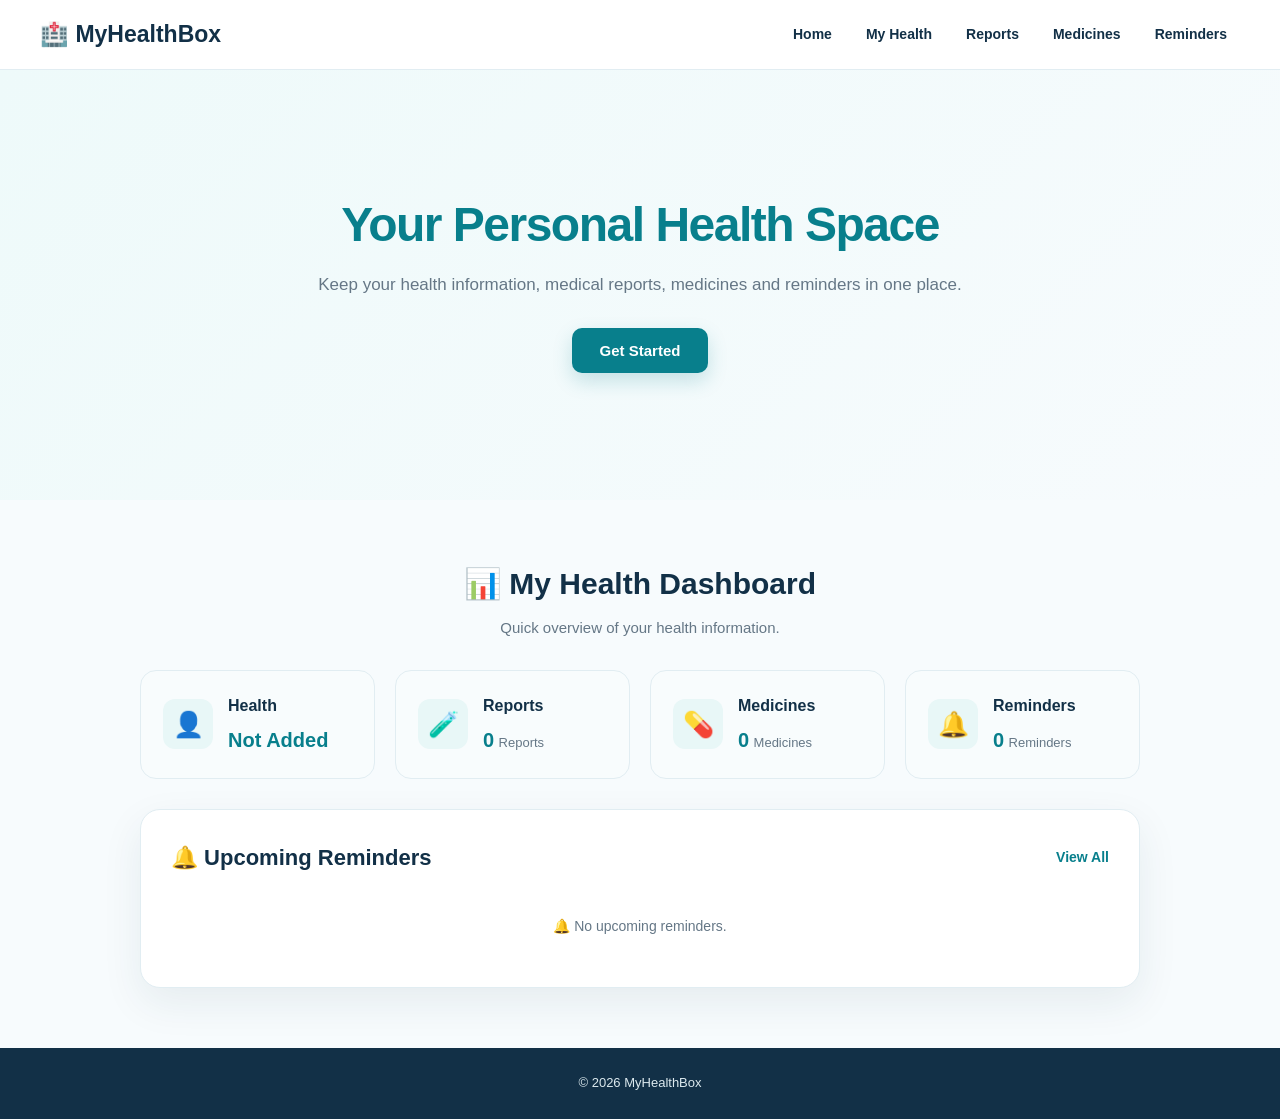
<file: index.html>
<!DOCTYPE html>
<html lang="en">

<head>

    <meta charset="UTF-8">

    <meta name="viewport" content="width=device-width, initial-scale=1.0">

    <title>MyHealthBox</title>

    <link rel="stylesheet" href="style.css">

</head>

<body>


    <!-- HEADER -->

    <header>

        <h2>🏥 MyHealthBox</h2>

        <nav>

            <a href="index.html">Home</a>

            <a href="health.html">My Health</a>

            <a href="Report.html">Reports</a>

            <a href="medicine.html">Medicines</a>

            <a href="reminder.html">Reminders</a>

        </nav>

    </header>



    <!-- MAIN -->

    <main>


        <!-- HERO -->

        <section class="hero">

            <h1>Your Personal Health Space</h1>

            <p>
                Keep your health information, medical reports,
                medicines and reminders in one place.
            </p>

            <a href="health.html">

                <button type="button">
                    Get Started
                </button>

            </a>

        </section>



        <!-- DASHBOARD -->

        <section class="dashboard-section">

            <div class="dashboard-heading">

                <h2>📊 My Health Dashboard</h2>

                <p>
                    Quick overview of your health information.
                </p>

            </div>


            <div class="dashboard-cards">


                <!-- HEALTH -->

                <a href="health.html" class="dashboard-card">

                    <div class="dashboard-icon">
                        👤
                    </div>

                    <div>

                        <h3>Health</h3>

                        <strong id="healthStatus">
                            Not Added
                        </strong>

                    </div>

                </a>



                <!-- REPORTS -->

                <a href="Report.html" class="dashboard-card">

                    <div class="dashboard-icon">
                        🧪
                    </div>

                    <div>

                        <h3>Reports</h3>

                        <strong id="reportCount">
                            0
                        </strong>

                        <span> Reports</span>

                    </div>

                </a>



                <!-- MEDICINES -->

                <a href="medicine.html" class="dashboard-card">

                    <div class="dashboard-icon">
                        💊
                    </div>

                    <div>

                        <h3>Medicines</h3>

                        <strong id="medicineCount">
                            0
                        </strong>

                        <span> Medicines</span>

                    </div>

                </a>



                <!-- REMINDERS -->

                <a href="reminder.html" class="dashboard-card">

                    <div class="dashboard-icon">
                        🔔
                    </div>

                    <div>

                        <h3>Reminders</h3>

                        <strong id="reminderCount">
                            0
                        </strong>

                        <span> Reminders</span>

                    </div>

                </a>


            </div>



            <!-- UPCOMING REMINDERS -->

            <div class="upcoming-reminders">

                <div class="upcoming-heading">

                    <h2>🔔 Upcoming Reminders</h2>

                    <a href="reminder.html">
                        View All
                    </a>

                </div>


                <div id="upcomingRemindersContainer">

                    <p class="no-upcoming-reminders">
                        No upcoming reminders.
                    </p>

                </div>

            </div>


        </section>


    </main>



    <!-- FOOTER -->

    <footer>

        <p>© 2026 MyHealthBox</p>

    </footer>


    <script src="script.js"></script>

</body>

</html>
</file>
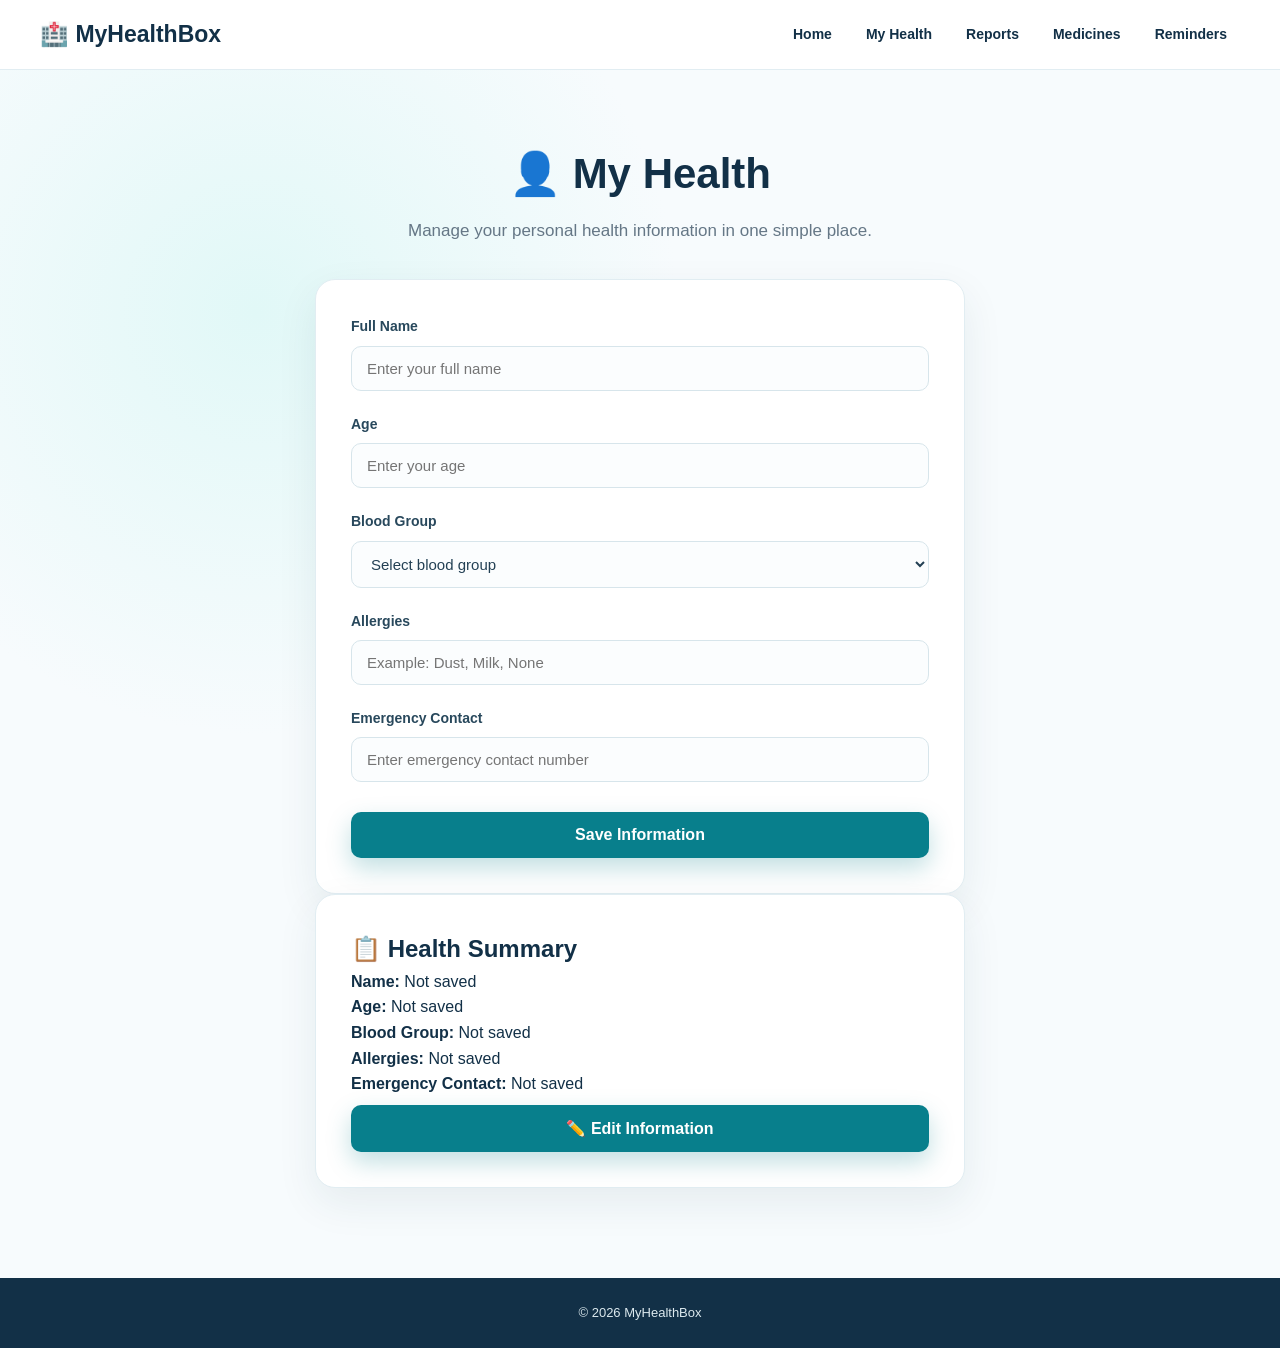
<file: health.html>
<!DOCTYPE html>
<html lang="en">

<head>
    <meta charset="UTF-8">
    <meta name="viewport" content="width=device-width, initial-scale=1.0">

    <title>My Health - MyHealthBox</title>

    <link rel="stylesheet" href="style.css">
</head>

<body>

    <!-- Header -->

    <header>

        <h2>🏥 MyHealthBox</h2>

        <nav>
            <a href="index.html">Home</a>
            <a href="health.html">My Health</a>
            <a href="Report.html">Reports</a>
            <a href="medicine.html">Medicines</a>
            <a href="reminder.html">Reminders</a>
        </nav>

    </header>


    <!-- Main -->

    <main>

        <section class="health-section">

            <div class="health-heading">

                <h1>👤 My Health</h1>

                <p>
                    Manage your personal health information
                    in one simple place.
                </p>

            </div>


            <!-- Health Form -->

            <div class="health-card" id="healthForm">

                <div class="form-group">

                    <label>Full Name</label>

                    <input type="text" id="fullName" placeholder="Enter your full name">

                </div>


                <div class="form-group">

                    <label>Age</label>

                    <input type="number" id="age" placeholder="Enter your age">

                </div>


                <div class="form-group">

                    <label>Blood Group</label>

                    <select id="bloodGroup">

                        <option value="">Select blood group</option>

                        <option value="A+">A+</option>
                        <option value="A-">A-</option>
                        <option value="B+">B+</option>
                        <option value="B-">B-</option>
                        <option value="AB+">AB+</option>
                        <option value="AB-">AB-</option>
                        <option value="O+">O+</option>
                        <option value="O-">O-</option>

                    </select>

                </div>


                <div class="form-group">

                    <label>Allergies</label>

                    <input type="text" id="allergies" placeholder="Example: Dust, Milk, None">

                </div>


                <div class="form-group">

                    <label>Emergency Contact</label>

                    <input type="tel" id="emergencyContact" placeholder="Enter emergency contact number">

                </div>


                <button type="button" class="save-button" onclick="saveHealthData()">
                    Save Information
                </button>

            </div>


            <!-- Health Summary -->

            <div class="health-card">

                <h2>📋 Health Summary</h2>

                <p>
                    <strong>Name:</strong>
                    <span id="summaryName">Not saved</span>
                </p>

                <p>
                    <strong>Age:</strong>
                    <span id="summaryAge">Not saved</span>
                </p>

                <p>
                    <strong>Blood Group:</strong>
                    <span id="summaryBloodGroup">Not saved</span>
                </p>

                <p>
                    <strong>Allergies:</strong>
                    <span id="summaryAllergies">Not saved</span>
                </p>

                <p>
                    <strong>Emergency Contact:</strong>
                    <span id="summaryEmergency">Not saved</span>
                </p>

                <button type="button" class="save-button" onclick="enableHealthEdit()">
                    ✏️ Edit Information
                </button>

            </div>

        </section>

    </main>


    <!-- Footer -->

    <footer>

        <p>© 2026 MyHealthBox</p>

    </footer>


    <!-- JavaScript -->

    <script src="script.js"></script>

</body>

</html>
</file>
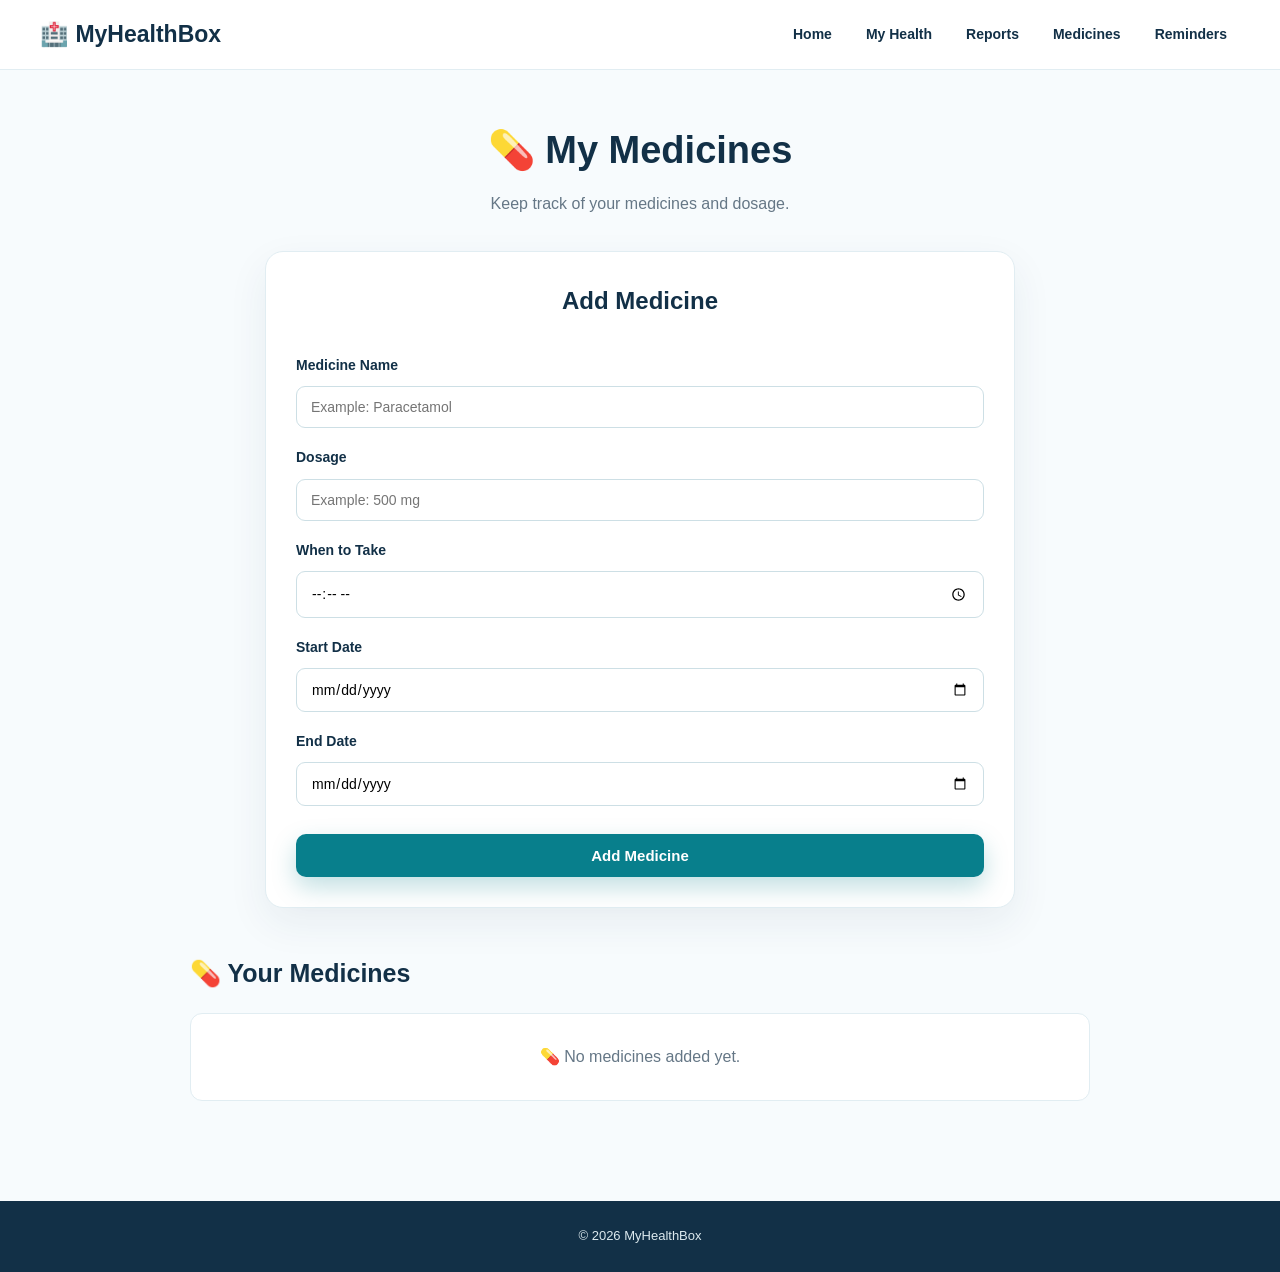
<file: medicine.html>
<!DOCTYPE html>
<html lang="en">

<head>

    <meta charset="UTF-8">

    <meta name="viewport" content="width=device-width, initial-scale=1.0">

    <title>Medicines - MyHealthBox</title>

    <link rel="stylesheet" href="style.css">

</head>

<body>


    <!-- HEADER -->

    <header>

        <h2>🏥 MyHealthBox</h2>

        <nav>

            <a href="index.html">Home</a>

            <a href="health.html">My Health</a>

            <a href="Report.html">Reports</a>

            <a href="medicine.html">Medicines</a>

            <a href="reminder.html">Reminders</a>

        </nav>

    </header>



    <!-- MAIN -->

    <main>

        <section class="page-section">

            <div class="page-heading">

                <h1>💊 My Medicines</h1>

                <p>
                    Keep track of your medicines and dosage.
                </p>

            </div>



            <!-- MEDICINE FORM -->

            <div class="form-card">

                <h2>Add Medicine</h2>


                <form id="medicineForm">


                    <label for="medicineName">
                        Medicine Name
                    </label>

                    <input type="text" id="medicineName" placeholder="Example: Paracetamol">



                    <label for="dosage">
                        Dosage
                    </label>

                    <input type="text" id="dosage" placeholder="Example: 500 mg">



                    <label for="medicineTime">
                        When to Take
                    </label>

                    <input type="time" id="medicineTime">



                    <label for="startDate">
                        Start Date
                    </label>

                    <input type="date" id="startDate">



                    <label for="endDate">
                        End Date
                    </label>

                    <input type="date" id="endDate">



                    <button type="button" id="medicineSubmitBtn" onclick="handleMedicineSubmit()">
                        Add Medicine
                    </button>


                </form>

            </div>



            <!-- MEDICINE LIST -->

            <div class="list-section">

                <h2>💊 Your Medicines</h2>


                <div id="medicinesContainer">

                    <p class="no-data">
                        No medicines added yet.
                    </p>

                </div>

            </div>


        </section>

    </main>



    <!-- FOOTER -->

    <footer>

        <p>
            © 2026 MyHealthBox
        </p>

    </footer>



    <script src="script.js"></script>

</body>

</html>
</file>
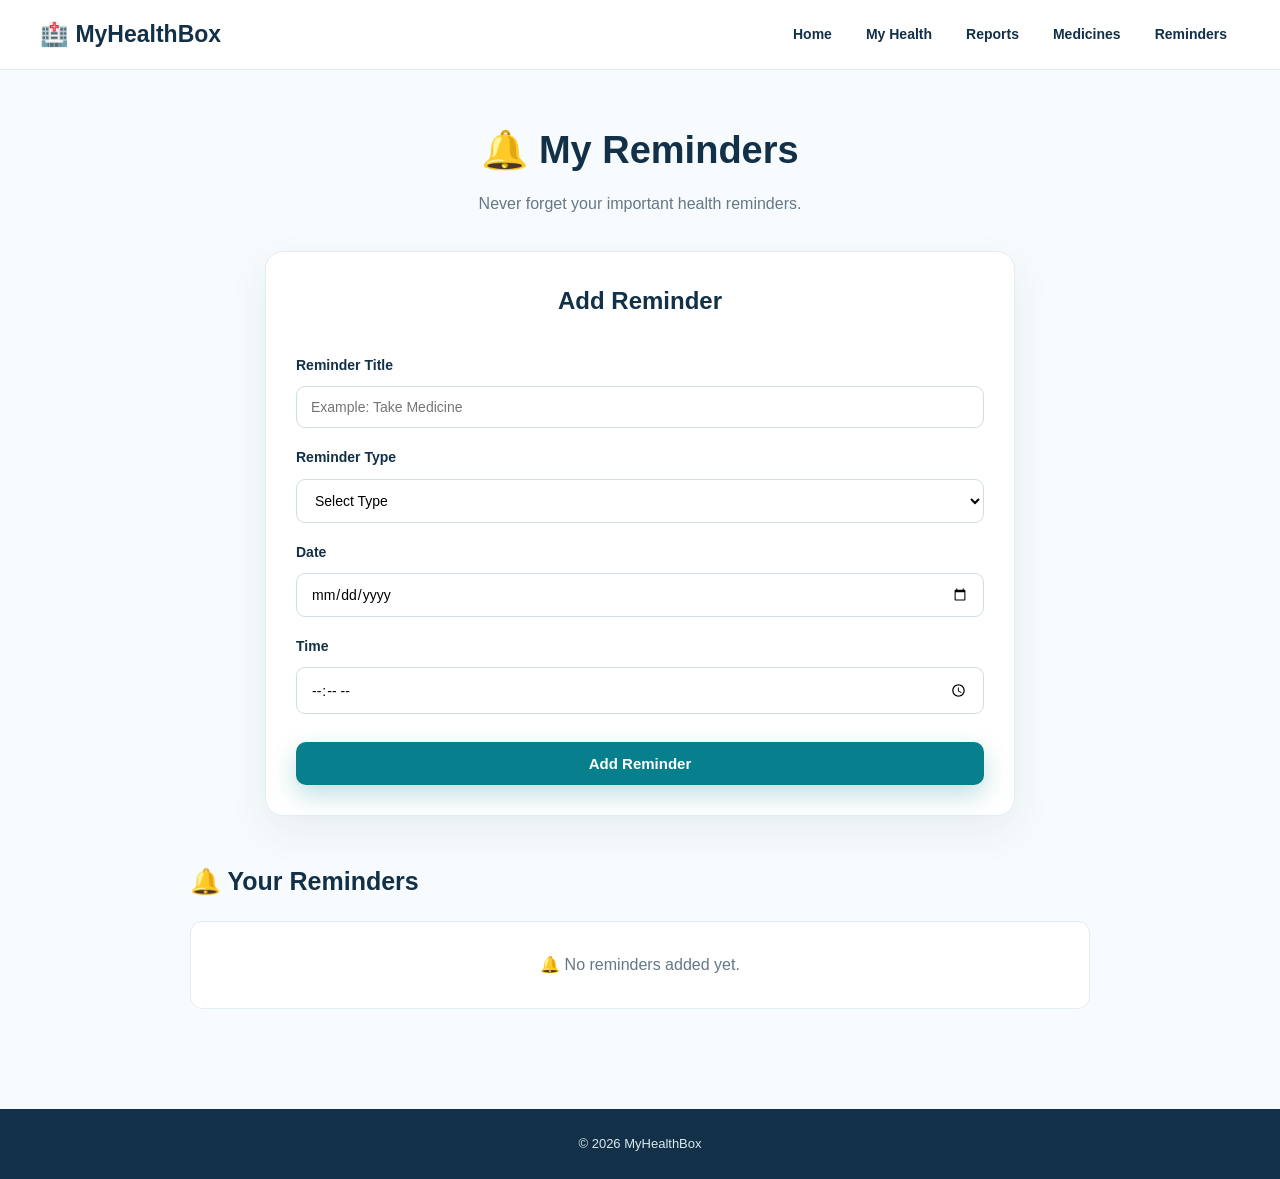
<file: reminder.html>
<!DOCTYPE html>
<html lang="en">

<head>

    <meta charset="UTF-8">

    <meta name="viewport" content="width=device-width, initial-scale=1.0">

    <title>Reminders - MyHealthBox</title>

    <link rel="stylesheet" href="style.css">

</head>

<body>


    <!-- HEADER -->

    <header>

        <h2>🏥 MyHealthBox</h2>

        <nav>

            <a href="index.html">
                Home
            </a>

            <a href="health.html">
                My Health
            </a>

            <a href="Report.html">
                Reports
            </a>

            <a href="medicine.html">
                Medicines
            </a>

            <a href="reminder.html">
                Reminders
            </a>

        </nav>

    </header>



    <!-- MAIN -->

    <main>

        <section class="page-section">


            <div class="page-heading">

                <h1>🔔 My Reminders</h1>

                <p>
                    Never forget your important health reminders.
                </p>

            </div>



            <!-- REMINDER FORM -->

            <div class="form-card">

                <h2>Add Reminder</h2>


                <form id="reminderForm">


                    <label for="reminderTitle">
                        Reminder Title
                    </label>

                    <input type="text" id="reminderTitle" placeholder="Example: Take Medicine">



                    <label for="reminderType">
                        Reminder Type
                    </label>

                    <select id="reminderType">

                        <option value="">
                            Select Type
                        </option>

                        <option value="Medicine">
                            Medicine
                        </option>

                        <option value="Doctor Appointment">
                            Doctor Appointment
                        </option>

                        <option value="Health Checkup">
                            Health Checkup
                        </option>

                        <option value="Other">
                            Other
                        </option>

                    </select>



                    <label for="reminderDate">
                        Date
                    </label>

                    <input type="date" id="reminderDate">



                    <label for="reminderTime">
                        Time
                    </label>

                    <input type="time" id="reminderTime">



                    <button type="button" id="reminderSubmitBtn" onclick="handleReminderSubmit()">
                        Add Reminder
                    </button>


                </form>

            </div>



            <!-- REMINDER LIST -->

            <div class="list-section">

                <h2>🔔 Your Reminders</h2>


                <div id="remindersContainer">

                    <p class="no-data">
                        No reminders added yet.
                    </p>

                </div>


            </div>


        </section>

    </main>



    <!-- FOOTER -->

    <footer>

        <p>
            © 2026 MyHealthBox
        </p>

    </footer>



    <script src="script.js"></script>

</body>

</html>
</file>
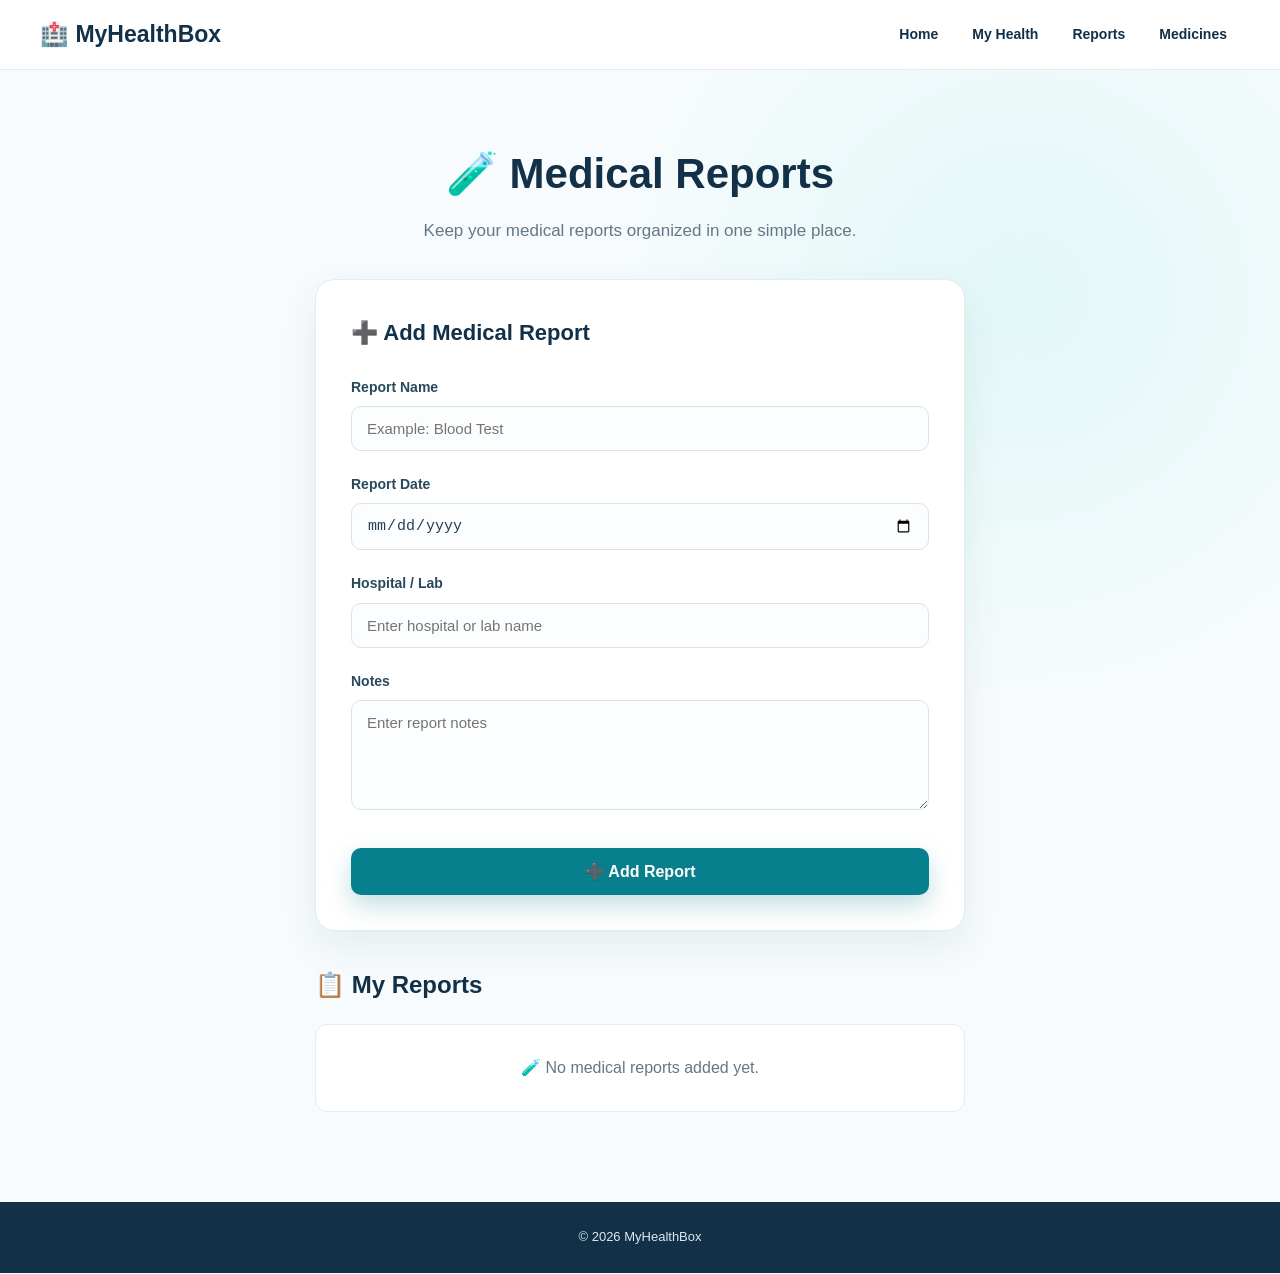
<file: Report.html>
<!DOCTYPE html>
<html lang="en">

<head>

    <meta charset="UTF-8">
    <meta name="viewport" content="width=device-width, initial-scale=1.0">

    <title>Medical Reports - MyHealthBox</title>

    <link rel="stylesheet" href="style.css">

</head>

<body>

    <!-- Header -->

    <header>

        <h2>🏥 MyHealthBox</h2>

        <nav>

            <a href="index.html">Home</a>

            <a href="health.html">My Health</a>

            <a href="Report.html">Reports</a>

            <a href="#">Medicines</a>

        </nav>

    </header>


    <!-- Main Content -->

    <main>

        <section class="reports-section">


            <!-- Page Heading -->

            <div class="reports-heading">

                <h1>🧪 Medical Reports</h1>

                <p>
                    Keep your medical reports organized
                    in one simple place.
                </p>

            </div>


            <!-- Add Report -->

            <div class="report-card">

                <h2>➕ Add Medical Report</h2>


                <div class="form-group">

                    <label>Report Name</label>

                    <input type="text" id="reportName" placeholder="Example: Blood Test">

                </div>


                <div class="form-group">

                    <label>Report Date</label>

                    <input type="date" id="reportDate">

                </div>


                <div class="form-group">

                    <label>Hospital / Lab</label>

                    <input type="text" id="hospitalName" placeholder="Enter hospital or lab name">

                </div>


                <div class="form-group">

                    <label>Notes</label>

                    <textarea id="reportNotes" placeholder="Enter report notes"></textarea>

                </div>


                <!-- Add Report Button -->

                <button class="save-button" onclick="addReport()">

                    ➕ Add Report

                </button>

            </div>


            <!-- My Reports -->

            <div class="reports-list">

                <h2>📋 My Reports</h2>


                <div id="reportsContainer">

                    <!-- Saved reports will appear here -->

                </div>

            </div>


        </section>

    </main>


    <!-- Footer -->

    <footer>

        <p>© 2026 MyHealthBox</p>

    </footer>


    <!-- JavaScript -->

    <script src="script.js"></script>

</body>

</html>
</file>
<file: style.css>
/* ================================
   MyHealthBox - Professional CSS
   ================================ */

* {
    margin: 0;
    padding: 0;
    box-sizing: border-box;
}

html {
    scroll-behavior: smooth;
}

body {
    font-family: "Segoe UI", Arial, sans-serif;
    background: #f5f9fc;
    color: #172b4d;
    line-height: 1.6;
}


/* ================================
   HEADER
   ================================ */

header {
    width: 100%;
    padding: 18px 8%;
    display: flex;
    justify-content: space-between;
    align-items: center;

    background: rgba(255, 255, 255, 0.95);
    border-bottom: 1px solid #e3edf4;

    position: sticky;
    top: 0;
    z-index: 1000;

    backdrop-filter: blur(12px);
}

header h2 {
    font-size: 24px;
    font-weight: 700;
    color: #087f8c;
}


/* ================================
   NAVIGATION
   ================================ */

nav {
    display: flex;
    gap: 32px;
}

nav a {
    position: relative;

    text-decoration: none;
    color: #526777;

    font-size: 15px;
    font-weight: 600;

    padding: 8px 0;

    transition: 0.3s ease;
}

/* Navigation line */

nav a::after {
    content: "";

    position: absolute;
    left: 0;
    bottom: 0;

    width: 0;
    height: 2px;

    background: #087f8c;

    transition: width 0.3s ease;
}

nav a:hover {
    color: #087f8c;
}

nav a:hover::after {
    width: 100%;
}


/* ================================
   MAIN
   ================================ */

main {
    min-height: 80vh;
}


/* ================================
   HERO SECTION
   ================================ */

.hero {
    min-height: 480px;

    display: flex;
    flex-direction: column;
    justify-content: center;
    align-items: center;

    text-align: center;

    padding: 80px 20px;

    background:
        radial-gradient(circle at 20% 20%, #dff7f7 0, transparent 30%),
        radial-gradient(circle at 80% 80%, #e8f4ff 0, transparent 30%),
        #f8fcfe;
}

.hero h1 {
    max-width: 750px;

    font-size: clamp(38px, 6vw, 64px);
    line-height: 1.1;

    margin-bottom: 22px;

    color: #123047;

    letter-spacing: -1.5px;
}

.hero h1::first-line {
    color: #087f8c;
}

.hero p {
    max-width: 650px;

    color: #657786;

    font-size: 18px;

    margin-bottom: 35px;
}


/* ================================
   GET STARTED BUTTON
   ================================ */

button {
    border: none;

    padding: 14px 30px;

    border-radius: 50px;

    background: #087f8c;
    color: white;

    font-size: 16px;
    font-weight: 600;

    cursor: pointer;

    box-shadow: 0 10px 25px rgba(8, 127, 140, 0.25);

    transition: all 0.3s ease;
}

button:hover {
    transform: translateY(-3px);

    box-shadow: 0 15px 30px rgba(8, 127, 140, 0.35);
}

button:active {
    transform: translateY(0);
}


/* ================================
   FEATURES
   ================================ */

.features {
    max-width: 1150px;

    margin: -40px auto 80px;

    padding: 0 25px;

    display: grid;

    grid-template-columns: repeat(4, 1fr);

    gap: 20px;

    position: relative;
}


/* ================================
   CARDS
   ================================ */

.card {
    background: white;

    padding: 30px 24px;

    border-radius: 18px;

    border: 1px solid #e5eef4;

    box-shadow: 0 10px 30px rgba(24, 62, 82, 0.06);

    transition: all 0.3s ease;

    cursor: pointer;
}

.card:hover {
    transform: translateY(-8px);

    border-color: #b9e3e5;

    box-shadow: 0 18px 40px rgba(24, 62, 82, 0.12);
}

.card h3 {
    font-size: 19px;

    margin-bottom: 10px;

    color: #123047;
}

.card p {
    font-size: 14px;

    color: #718391;
}


/* ================================
   FOOTER
   ================================ */

footer {
    padding: 25px;

    text-align: center;

    background: #123047;

    color: #b8c8d3;

    font-size: 14px;
}


/* ================================
   MOBILE RESPONSIVE
   ================================ */

@media (max-width: 900px) {

    header {
        padding: 18px 5%;
    }

    nav {
        gap: 18px;
    }

    .features {
        grid-template-columns: repeat(2, 1fr);
    }
}


@media (max-width: 600px) {

    header {
        flex-direction: column;
        gap: 12px;
    }

    header h2 {
        font-size: 22px;
    }

    nav {
        gap: 15px;
        flex-wrap: wrap;
        justify-content: center;
    }

    nav a {
        font-size: 13px;
    }

    .hero {
        min-height: 430px;

        padding: 60px 20px;
    }

    .hero h1 {
        font-size: 40px;
    }

    .hero p {
        font-size: 16px;
    }

    .features {
        grid-template-columns: 1fr;

        margin-top: -20px;
    }

    .card {
        padding: 25px;
    }
}
/* ================================
   MY HEALTH PAGE
   ================================ */

.health-section {
    min-height: 75vh;

    padding: 70px 20px 90px;

    background:
        radial-gradient(
            circle at 20% 20%,
            #e1f8f7,
            transparent 30%
        ),
        #f7fbfd;
}


/* Heading */

.health-heading {
    text-align: center;

    margin-bottom: 35px;
}

.health-heading h1 {
    font-size: 42px;

    color: #123047;

    margin-bottom: 10px;
}

.health-heading p {
    color: #657786;

    font-size: 17px;
}


/* Form Card */

.health-card {
    max-width: 650px;

    margin: auto;

    padding: 35px;

    background: white;

    border: 1px solid #e1edf2;

    border-radius: 20px;

    box-shadow:
        0 15px 40px rgba(24, 62, 82, 0.08);
}


/* Form */

.form-group {
    margin-bottom: 22px;
}

.form-group label {
    display: block;

    margin-bottom: 8px;

    font-size: 14px;

    font-weight: 600;

    color: #28485c;
}


.form-group input,
.form-group select {
    width: 100%;

    padding: 13px 15px;

    border: 1px solid #d7e5eb;

    border-radius: 10px;

    outline: none;

    font-size: 15px;

    color: #234054;

    background: #fbfdfe;

    transition: 0.3s;
}


.form-group input:focus,
.form-group select:focus {
    border-color: #087f8c;

    box-shadow:
        0 0 0 3px rgba(8, 127, 140, 0.10);

    background: white;
}


/* Save Button */

.save-button {
    width: 100%;

    margin-top: 8px;

    padding: 14px;

    border: none;

    border-radius: 10px;

    background: #087f8c;

    color: white;

    font-size: 16px;

    font-weight: 600;

    cursor: pointer;

    transition: 0.3s;
}


.save-button:hover {
    background: #066b76;

    transform: translateY(-2px);

    box-shadow:
        0 10px 25px rgba(8, 127, 140, 0.25);
}


/* Mobile */

@media (max-width: 600px) {

    .health-section {
        padding: 50px 15px 70px;
    }

    .health-heading h1 {
        font-size: 32px;
    }

    .health-heading p {
        font-size: 15px;
    }

    .health-card {
        padding: 25px 20px;
    }
}
/* ================================
   HEALTH SUMMARY
   ================================ */

.health-summary {
    max-width: 650px;
    margin: 25px auto 0;
    padding: 30px 35px;

    background: white;

    border: 1px solid #e1edf2;
    border-radius: 20px;

    box-shadow: 0 15px 40px rgba(24, 62, 82, 0.08);
}

.health-summary h2 {
    margin-bottom: 25px;

    color: #123047;
    font-size: 22px;
}


/* Summary Items */

.summary-item {
    display: flex;
    justify-content: space-between;
    align-items: center;

    padding: 14px 0;

    border-bottom: 1px solid #edf2f5;
}

.summary-item span {
    color: #657786;
    font-size: 15px;
}

.summary-item strong {
    color: #123047;
    font-size: 15px;
}


/* Saved Status */

.saved-status {
    margin-top: 22px;
    padding: 12px;

    text-align: center;

    border-radius: 10px;

    background: #edf9f7;
    color: #087f8c;

    font-size: 14px;
    font-weight: 600;
}


/* Mobile */

@media (max-width: 600px) {

    .health-summary {
        padding: 25px 20px;
    }

    .health-summary h2 {
        font-size: 20px;
    }

    .summary-item span,
    .summary-item strong {
        font-size: 14px;
    }
}
/* ================================
   EDIT BUTTON
   ================================ */

.edit-button {
    width: 100%;
    margin-top: 12px;
    padding: 13px;

    border: 1px solid #087f8c;
    border-radius: 10px;

    background: white;
    color: #087f8c;

    font-size: 15px;
    font-weight: 600;

    cursor: pointer;
    transition: 0.3s;
}

.edit-button:hover {
    background: #087f8c;
    color: white;
    transform: translateY(-2px);
}
/* ================================
   MEDICAL REPORTS PAGE
   ================================ */

.reports-section {
    min-height: 75vh;
    padding: 70px 20px 90px;

    background:
        radial-gradient(circle at 80% 20%, #e1f8f7, transparent 30%),
        #f7fbfd;
}


/* Page Heading */

.reports-heading {
    text-align: center;
    margin-bottom: 35px;
}

.reports-heading h1 {
    font-size: 42px;
    color: #123047;
    margin-bottom: 10px;
}

.reports-heading p {
    color: #657786;
    font-size: 17px;
}


/* Add Report Card */

.report-card {
    max-width: 650px;
    margin: auto;

    padding: 35px;

    background: white;

    border: 1px solid #e1edf2;
    border-radius: 20px;

    box-shadow: 0 15px 40px rgba(24, 62, 82, 0.08);
}

.report-card h2 {
    margin-bottom: 25px;

    color: #123047;
    font-size: 22px;
}


/* Textarea */

.form-group textarea {
    width: 100%;
    min-height: 110px;

    padding: 13px 15px;

    border: 1px solid #d7e5eb;
    border-radius: 10px;

    outline: none;

    resize: vertical;

    font-family: inherit;
    font-size: 15px;

    color: #234054;

    background: #fbfdfe;

    transition: 0.3s;
}

.form-group textarea:focus {
    border-color: #087f8c;

    box-shadow:
        0 0 0 3px rgba(8, 127, 140, 0.10);

    background: white;
}


/* Reports List */

.reports-list {
    max-width: 650px;
    margin: 35px auto 0;
}

.reports-list > h2 {
    margin-bottom: 20px;

    color: #123047;
    font-size: 24px;
}


/* Individual Report */

.report-item {
    margin-bottom: 18px;
    padding: 25px;

    background: white;

    border: 1px solid #e1edf2;
    border-radius: 16px;

    box-shadow:
        0 10px 30px rgba(24, 62, 82, 0.06);
}

.report-item h3 {
    margin-bottom: 12px;

    color: #123047;
    font-size: 19px;
}

.report-info {
    margin: 8px 0;

    color: #657786;
    font-size: 14px;
}

.report-notes {
    margin-top: 15px;
    padding: 12px;

    border-radius: 10px;

    background: #f7fbfd;

    color: #405766;

    font-size: 14px;
}


/* Delete Button */

.delete-report {
    margin-top: 18px;

    padding: 9px 15px;

    border: none;
    border-radius: 8px;

    background: #fff0f0;
    color: #d64545;

    font-size: 14px;
    font-weight: 600;

    cursor: pointer;

    transition: 0.3s;
}

.delete-report:hover {
    background: #d64545;
    color: white;
}


/* Mobile */

@media (max-width: 600px) {

    .reports-section {
        padding: 50px 15px 70px;
    }

    .reports-heading h1 {
        font-size: 32px;
    }

    .reports-heading p {
        font-size: 15px;
    }

    .report-card {
        padding: 25px 20px;
    }

    .report-item {
        padding: 20px;
    }
}
/* ================================
   MEDICINES PAGE
   ================================ */

.medicine-section {
    min-height: 75vh;
    padding: 70px 20px 90px;
    background:
        radial-gradient(circle at 80% 20%, #e1f8f7, transparent 30%),
        #f7fbfd;
}

.medicine-heading {
    text-align: center;
    margin-bottom: 35px;
}

.medicine-heading h1 {
    font-size: 42px;
    color: #123047;
    margin-bottom: 10px;
}

.medicine-heading p {
    color: #657786;
    font-size: 17px;
}

.medicine-card {
    max-width: 650px;
    margin: auto;
    padding: 35px;

    background: white;

    border: 1px solid #e1edf2;
    border-radius: 20px;

    box-shadow: 0 15px 40px rgba(24, 62, 82, 0.08);
}

.medicine-card h2 {
    margin-bottom: 25px;

    color: #123047;
    font-size: 22px;
}

.medicine-card textarea {
    width: 100%;
    min-height: 100px;

    padding: 13px 15px;

    border: 1px solid #d7e5eb;
    border-radius: 10px;

    outline: none;

    font-size: 15px;
    font-family: Arial, sans-serif;

    resize: vertical;
}

.medicine-card input:focus,
.medicine-card select:focus,
.medicine-card textarea:focus {
    border-color: #087f8c;

    box-shadow:
        0 0 0 3px rgba(8, 127, 140, 0.10);

    background: white;
}


/* ================================
   MEDICINE LIST
   ================================ */

.medicines-list {
    max-width: 650px;
    margin: 30px auto 0;

    padding: 30px 35px;

    background: white;

    border: 1px solid #e1edf2;
    border-radius: 20px;

    box-shadow: 0 15px 40px rgba(24, 62, 82, 0.08);
}

.medicines-list h2 {
    margin-bottom: 25px;

    color: #123047;
    font-size: 22px;
}


/* ================================
   MEDICINE ITEM
   ================================ */

.medicine-item {
    padding: 20px;

    margin-bottom: 15px;

    background: #f8fcfd;

    border: 1px solid #e1edf2;
    border-radius: 14px;
}

.medicine-item h3 {
    margin-bottom: 12px;

    color: #123047;
    font-size: 19px;
}

.medicine-info {
    margin: 7px 0;

    color: #657786;

    font-size: 14px;
}

.delete-medicine {
    margin-top: 12px;

    padding: 9px 15px;

    border: none;
    border-radius: 8px;

    background: #dc3545;
    color: white;

    font-size: 14px;
    font-weight: 600;

    cursor: pointer;

    transition: 0.3s;
}

.delete-medicine:hover {
    background: #b02a37;

    transform: translateY(-2px);
}


/* ================================
   NO MEDICINES
   ================================ */

.no-medicines {
    text-align: center;

    padding: 25px;

    color: #657786;

    font-size: 15px;
}


/* ================================
   MOBILE
   ================================ */

@media (max-width: 600px) {

    .medicine-section {
        padding: 50px 15px 70px;
    }

    .medicine-heading h1 {
        font-size: 32px;
    }

    .medicine-heading p {
        font-size: 15px;
    }

    .medicine-card {
        padding: 25px 20px;
    }

    .medicines-list {
        padding: 25px 20px;
    }

}
/* ================================
   REMINDERS PAGE
   ================================ */

.reminder-section {
    min-height: 75vh;
    padding: 70px 20px 90px;
    background:
        radial-gradient(circle at 20% 20%, #e1f8f7, transparent 30%),
        #f7fbfd;
}

.reminder-heading {
    text-align: center;
    margin-bottom: 35px;
}

.reminder-heading h1 {
    font-size: 42px;
    color: #123047;
    margin-bottom: 10px;
}

.reminder-heading p {
    color: #657786;
    font-size: 17px;
}

.reminder-card {
    max-width: 650px;
    margin: auto;
    padding: 35px;

    background: white;

    border: 1px solid #e1edf2;
    border-radius: 20px;

    box-shadow: 0 15px 40px rgba(24, 62, 82, 0.08);
}

.reminder-card h2 {
    margin-bottom: 25px;
    color: #123047;
    font-size: 22px;
}


/* ================================
   REMINDERS LIST
   ================================ */

.reminders-list {
    max-width: 650px;
    margin: 30px auto 0;

    padding: 30px 35px;

    background: white;

    border: 1px solid #e1edf2;
    border-radius: 20px;

    box-shadow: 0 15px 40px rgba(24, 62, 82, 0.08);
}

.reminders-list h2 {
    margin-bottom: 25px;

    color: #123047;
    font-size: 22px;
}


/* ================================
   REMINDER ITEM
   ================================ */

.reminder-item {
    padding: 20px;

    margin-bottom: 15px;

    background: #f8fcfd;

    border: 1px solid #e1edf2;
    border-radius: 14px;
}

.reminder-item h3 {
    margin-bottom: 12px;

    color: #123047;
    font-size: 19px;
}

.reminder-info {
    margin: 7px 0;

    color: #657786;

    font-size: 14px;
}

.delete-reminder {
    margin-top: 12px;

    padding: 9px 15px;

    border: none;
    border-radius: 8px;

    background: #dc3545;
    color: white;

    font-size: 14px;
    font-weight: 600;

    cursor: pointer;

    transition: 0.3s;
}

.delete-reminder:hover {
    background: #b02a37;

    transform: translateY(-2px);
}


/* ================================
   NO REMINDERS
   ================================ */

.no-reminders {
    text-align: center;

    padding: 25px;

    color: #657786;

    font-size: 15px;
}


/* ================================
   MOBILE
   ================================ */

@media (max-width: 600px) {

    .reminder-section {
        padding: 50px 15px 70px;
    }

    .reminder-heading h1 {
        font-size: 32px;
    }

    .reminder-heading p {
        font-size: 15px;
    }

    .reminder-card {
        padding: 25px 20px;
    }

    .reminders-list {
        padding: 25px 20px;
    }

}
/* ================================
   HOME DASHBOARD
   ================================ */

.dashboard-section {
    padding: 60px 20px;

    background: #ffffff;
}

.dashboard-heading {
    text-align: center;

    margin-bottom: 30px;
}

.dashboard-heading h2 {
    font-size: 30px;

    color: #123047;

    margin-bottom: 8px;
}

.dashboard-heading p {
    color: #657786;

    font-size: 15px;
}


/* ================================
   DASHBOARD CARDS
   ================================ */

.dashboard-cards {
    max-width: 1000px;

    margin: auto;

    display: grid;

    grid-template-columns:
        repeat(4, 1fr);

    gap: 20px;
}


.dashboard-card {
    display: flex;

    align-items: center;

    gap: 15px;

    padding: 22px;

    background: #f8fcfd;

    border: 1px solid #e1edf2;

    border-radius: 16px;

    cursor: pointer;

    transition: 0.3s;
}


.dashboard-card:hover {
    transform: translateY(-5px);

    box-shadow:
        0 12px 30px
        rgba(24, 62, 82, 0.10);

    border-color: #087f8c;
}


.dashboard-icon {
    width: 50px;

    height: 50px;

    display: flex;

    align-items: center;

    justify-content: center;

    background: #e8f7f7;

    border-radius: 12px;

    font-size: 25px;
}


.dashboard-card h3 {
    margin-bottom: 5px;

    color: #123047;

    font-size: 16px;
}


.dashboard-card strong {
    color: #087f8c;

    font-size: 20px;
}


.dashboard-card span {
    color: #657786;

    font-size: 13px;
}


/* ================================
   DASHBOARD MOBILE
   ================================ */

@media (max-width: 850px) {

    .dashboard-cards {
        grid-template-columns:
            repeat(2, 1fr);
    }

}


@media (max-width: 600px) {

    .dashboard-section {
        padding: 45px 15px;
    }

    .dashboard-heading h2 {
        font-size: 25px;
    }

    .dashboard-cards {
        grid-template-columns: 1fr;
    }

}
/* ================================
   UPCOMING REMINDERS
   ================================ */

.upcoming-reminders {

    max-width: 1000px;

    margin: 30px auto 0;

    padding: 30px;

    background: white;

    border: 1px solid #e1edf2;

    border-radius: 20px;

    box-shadow:
        0 15px 40px
        rgba(24, 62, 82, 0.08);
}


.upcoming-heading {

    display: flex;

    justify-content: space-between;

    align-items: center;

    margin-bottom: 20px;
}


.upcoming-heading h2 {

    margin: 0;

    color: #123047;

    font-size: 22px;
}


.upcoming-heading a {

    color: #087f8c;

    text-decoration: none;

    font-size: 14px;

    font-weight: 600;
}


.upcoming-heading a:hover {

    text-decoration: underline;
}


/* ================================
   UPCOMING REMINDER ITEM
   ================================ */

.upcoming-reminder-item {

    display: flex;

    justify-content: space-between;

    align-items: center;

    padding: 18px;

    margin-bottom: 12px;

    background: #f8fcfd;

    border: 1px solid #e1edf2;

    border-radius: 12px;

    transition: 0.3s;
}


.upcoming-reminder-item:hover {

    transform: translateY(-2px);

    border-color: #087f8c;
}


.upcoming-reminder-left {

    display: flex;

    align-items: center;

    gap: 15px;
}


.upcoming-reminder-icon {

    width: 45px;

    height: 45px;

    display: flex;

    align-items: center;

    justify-content: center;

    background: #e8f7f7;

    border-radius: 10px;

    font-size: 22px;
}


.upcoming-reminder-item h3 {

    margin: 0 0 5px;

    color: #123047;

    font-size: 16px;
}


.upcoming-reminder-item p {

    margin: 0;

    color: #657786;

    font-size: 13px;
}


.upcoming-reminder-time {

    color: #087f8c;

    font-weight: 600;

    font-size: 14px;
}


/* ================================
   NO UPCOMING REMINDERS
   ================================ */

.no-upcoming-reminders {

    text-align: center;

    padding: 20px;

    color: #657786;

    font-size: 14px;
}


/* ================================
   MOBILE
   ================================ */

@media (max-width: 600px) {

    .upcoming-reminders {

        padding: 22px 18px;

    }


    .upcoming-heading h2 {

        font-size: 19px;

    }


    .upcoming-reminder-item {

        align-items: flex-start;

    }


    .upcoming-reminder-time {

        font-size: 12px;

        white-space: nowrap;

    }

}
/* =================================
   MEDICINE & REMINDER PAGE
   ================================= */

.page-section {
    max-width: 1100px;
    margin: 0 auto;
    padding: 50px 20px;
}


/* =================================
   PAGE HEADING
   ================================= */

.page-heading {
    text-align: center;
    margin-bottom: 35px;
}

.page-heading h1 {
    margin: 0 0 10px;
    color: #123047;
    font-size: 38px;
}

.page-heading p {
    margin: 0;
    color: #657786;
    font-size: 16px;
}


/* =================================
   FORM CARD
   ================================= */

.form-card {
    max-width: 750px;
    margin: 0 auto 45px;
    padding: 30px;
    background: #ffffff;
    border: 1px solid #e1edf2;
    border-radius: 18px;
    box-shadow: 0 12px 35px rgba(24, 62, 82, 0.08);
}

.form-card h2 {
    margin: 0 0 25px;
    color: #123047;
    text-align: center;
}


/* =================================
   FORM
   ================================= */

.form-card form {
    display: flex;
    flex-direction: column;
    gap: 10px;
}

.form-card label {
    color: #123047;
    font-weight: 600;
    font-size: 14px;
    margin-top: 8px;
}

.form-card input,
.form-card select,
.form-card textarea {
    width: 100%;
    box-sizing: border-box;
    padding: 12px 14px;
    border: 1px solid #cddfe5;
    border-radius: 9px;
    font-size: 14px;
    outline: none;
    background: #ffffff;
}

.form-card input:focus,
.form-card select:focus,
.form-card textarea:focus {
    border-color: #087f8c;
    box-shadow: 0 0 0 3px rgba(8, 127, 140, 0.10);
}


/* =================================
   FORM BUTTON
   ================================= */

.form-card button {
    width: 100%;
    margin-top: 18px;
    padding: 13px 20px;
    border: none;
    border-radius: 10px;
    background: #087f8c;
    color: white;
    font-size: 15px;
    font-weight: 600;
    cursor: pointer;
    transition: 0.3s;
}

.form-card button:hover {
    background: #066d78;
    transform: translateY(-2px);
}


/* =================================
   LIST SECTION
   ================================= */

.list-section {
    max-width: 900px;
    margin: 0 auto;
}

.list-section h2 {
    margin-bottom: 20px;
    color: #123047;
    font-size: 25px;
}


/* =================================
   MEDICINE / REMINDER ITEMS
   ================================= */

.medicine-item,
.reminder-item,
.report-item {
    display: flex;
    justify-content: space-between;
    align-items: center;
    gap: 20px;

    padding: 22px;
    margin-bottom: 15px;

    background: #ffffff;
    border: 1px solid #e1edf2;
    border-radius: 15px;

    box-shadow: 0 8px 25px rgba(24, 62, 82, 0.06);

    transition: 0.3s;
}

.medicine-item:hover,
.reminder-item:hover,
.report-item:hover {
    transform: translateY(-3px);
    border-color: #087f8c;
}


/* =================================
   ITEM INFORMATION
   ================================= */

.medicine-info,
.reminder-info,
.report-info {
    flex: 1;
}

.medicine-info h3,
.reminder-info h3,
.report-info h3 {
    margin: 0 0 10px;
    color: #123047;
    font-size: 18px;
}

.medicine-info p,
.reminder-info p,
.report-info p {
    margin: 6px 0;
    color: #657786;
    font-size: 14px;
}


/* =================================
   ACTION BUTTONS
   ================================= */

.medicine-actions,
.reminder-actions,
.report-actions {
    display: flex;
    gap: 10px;
    flex-shrink: 0;
}

.edit-btn,
.delete-btn {
    border: none;
    padding: 9px 14px;
    border-radius: 8px;
    cursor: pointer;
    font-size: 13px;
    font-weight: 600;
    transition: 0.3s;
}

.edit-btn {
    background: #e8f7f7;
    color: #087f8c;
}

.edit-btn:hover {
    background: #087f8c;
    color: white;
}

.delete-btn {
    background: #ffecec;
    color: #d64545;
}

.delete-btn:hover {
    background: #d64545;
    color: white;
}


/* =================================
   NO DATA
   ================================= */

.no-data {
    text-align: center;
    padding: 30px;
    color: #657786;
    background: #ffffff;
    border: 1px solid #e1edf2;
    border-radius: 12px;
}


/* =================================
   MOBILE
   ================================= */

@media (max-width: 700px) {

    .page-section {
        padding: 35px 15px;
    }

    .page-heading h1 {
        font-size: 30px;
    }

    .form-card {
        padding: 22px;
    }

    .medicine-item,
    .reminder-item,
    .report-item {
        flex-direction: column;
        align-items: flex-start;
    }

    .medicine-actions,
    .reminder-actions,
    .report-actions {
        width: 100%;
    }

    .edit-btn,
    .delete-btn {
        flex: 1;
    }
}
/* =========================================
   MYHEALTHBOX - FINAL UI POLISH
   ========================================= */


/* =========================================
   BODY
   ========================================= */

body {
    margin: 0;
    background: #f7fbfd;
    color: #123047;
    font-family: Arial, Helvetica, sans-serif;
}


/* =========================================
   HEADER
   ========================================= */

header {
    min-height: 70px;

    padding: 0 40px;

    display: flex;
    align-items: center;
    justify-content: space-between;

    background: #ffffff;

    border-bottom: 1px solid #e1edf2;

    box-sizing: border-box;

    position: sticky;
    top: 0;
    z-index: 1000;
}


header h2 {
    margin: 0;

    color: #123047;

    font-size: 23px;
}


header nav {
    display: flex;

    align-items: center;

    gap: 8px;
}


header nav a {
    padding: 10px 13px;

    color: #123047;

    text-decoration: none;

    font-size: 14px;

    font-weight: 600;

    border-radius: 8px;

    transition: 0.3s;
}


header nav a:hover {
    color: #087f8c;

    background: #e8f7f7;
}


/* =========================================
   HERO
   ========================================= */

.hero {
    min-height: 430px;

    padding: 70px 20px;

    box-sizing: border-box;

    display: flex;

    flex-direction: column;

    align-items: center;

    justify-content: center;

    text-align: center;

    background:
        linear-gradient(
            135deg,
            #eefafa,
            #f7fbfd
        );
}


.hero h1 {
    margin: 0 0 18px;

    max-width: 750px;

    color: #123047;

    font-size: 48px;

    line-height: 1.15;
}


.hero p {
    max-width: 650px;

    margin: 0 0 28px;

    color: #657786;

    font-size: 17px;

    line-height: 1.7;
}


.hero button {
    border: none;

    padding: 14px 28px;

    border-radius: 10px;

    background: #087f8c;

    color: white;

    font-size: 15px;

    font-weight: 600;

    cursor: pointer;

    box-shadow:
        0 8px 20px
        rgba(8, 127, 140, 0.20);

    transition: 0.3s;
}


.hero button:hover {
    background: #066d78;

    transform: translateY(-2px);

    box-shadow:
        0 12px 25px
        rgba(8, 127, 140, 0.25);
}


/* =========================================
   DASHBOARD
   ========================================= */

.dashboard-section {
    background: #f7fbfd;
}


.dashboard-card {
    text-decoration: none;

    color: inherit;
}


.dashboard-card h3 {
    margin-top: 0;
}


/* =========================================
   PAGE SECTIONS
   ========================================= */

.page-section {
    min-height: calc(100vh - 150px);

    box-sizing: border-box;
}


/* =========================================
   FORM CARD
   ========================================= */

.form-card {
    background: #ffffff;

    border: 1px solid #e1edf2;

    box-shadow:
        0 15px 40px
        rgba(24, 62, 82, 0.07);
}


.form-card h2 {
    font-size: 24px;
}


.form-card input,
.form-card select,
.form-card textarea {
    font-family: inherit;

    transition: 0.2s;
}


.form-card input:hover,
.form-card select:hover,
.form-card textarea:hover {
    border-color: #9bc8ce;
}


/* =========================================
   LIST SECTION
   ========================================= */

.list-section {
    padding-bottom: 50px;
}


.list-section h2 {
    font-size: 25px;
}


/* =========================================
   ITEM CARDS
   ========================================= */

.medicine-item,
.reminder-item,
.report-item {
    background: #ffffff;

    box-shadow:
        0 8px 25px
        rgba(24, 62, 82, 0.05);
}


.medicine-item:hover,
.reminder-item:hover,
.report-item:hover {
    box-shadow:
        0 15px 35px
        rgba(24, 62, 82, 0.09);
}


/* =========================================
   BUTTONS
   ========================================= */

.edit-btn,
.delete-btn {
    min-width: 85px;
}


.edit-btn:active,
.delete-btn:active,
.form-card button:active,
.hero button:active {
    transform: scale(0.97);
}


/* =========================================
   FOOTER
   ========================================= */

footer {
    padding: 25px 20px;

    text-align: center;

    background: #123047;

    color: #dce9ee;
}


footer p {
    margin: 0;

    font-size: 13px;
}


/* =========================================
   SCROLLBAR
   ========================================= */

html {
    scroll-behavior: smooth;
}


/* =========================================
   MOBILE HEADER
   ========================================= */

@media (max-width: 800px) {

    header {
        padding: 15px 20px;

        flex-direction: column;

        gap: 12px;
    }


    header nav {
        width: 100%;

        justify-content: center;

        flex-wrap: wrap;

        gap: 4px;
    }


    header nav a {
        font-size: 13px;

        padding: 8px 10px;
    }


    .hero {
        min-height: 400px;

        padding: 55px 20px;
    }


    .hero h1 {
        font-size: 38px;
    }

}


/* =========================================
   SMALL MOBILE
   ========================================= */

@media (max-width: 500px) {

    header h2 {
        font-size: 20px;
    }


    header nav {
        gap: 2px;
    }


    header nav a {
        font-size: 12px;

        padding: 7px 8px;
    }


    .hero h1 {
        font-size: 31px;
    }


    .hero p {
        font-size: 15px;
    }


    .hero button {
        width: 100%;

        max-width: 220px;
    }


    .page-heading h1 {
        font-size: 30px;
    }


    .form-card {
        padding: 20px;
    }

}
</file>
